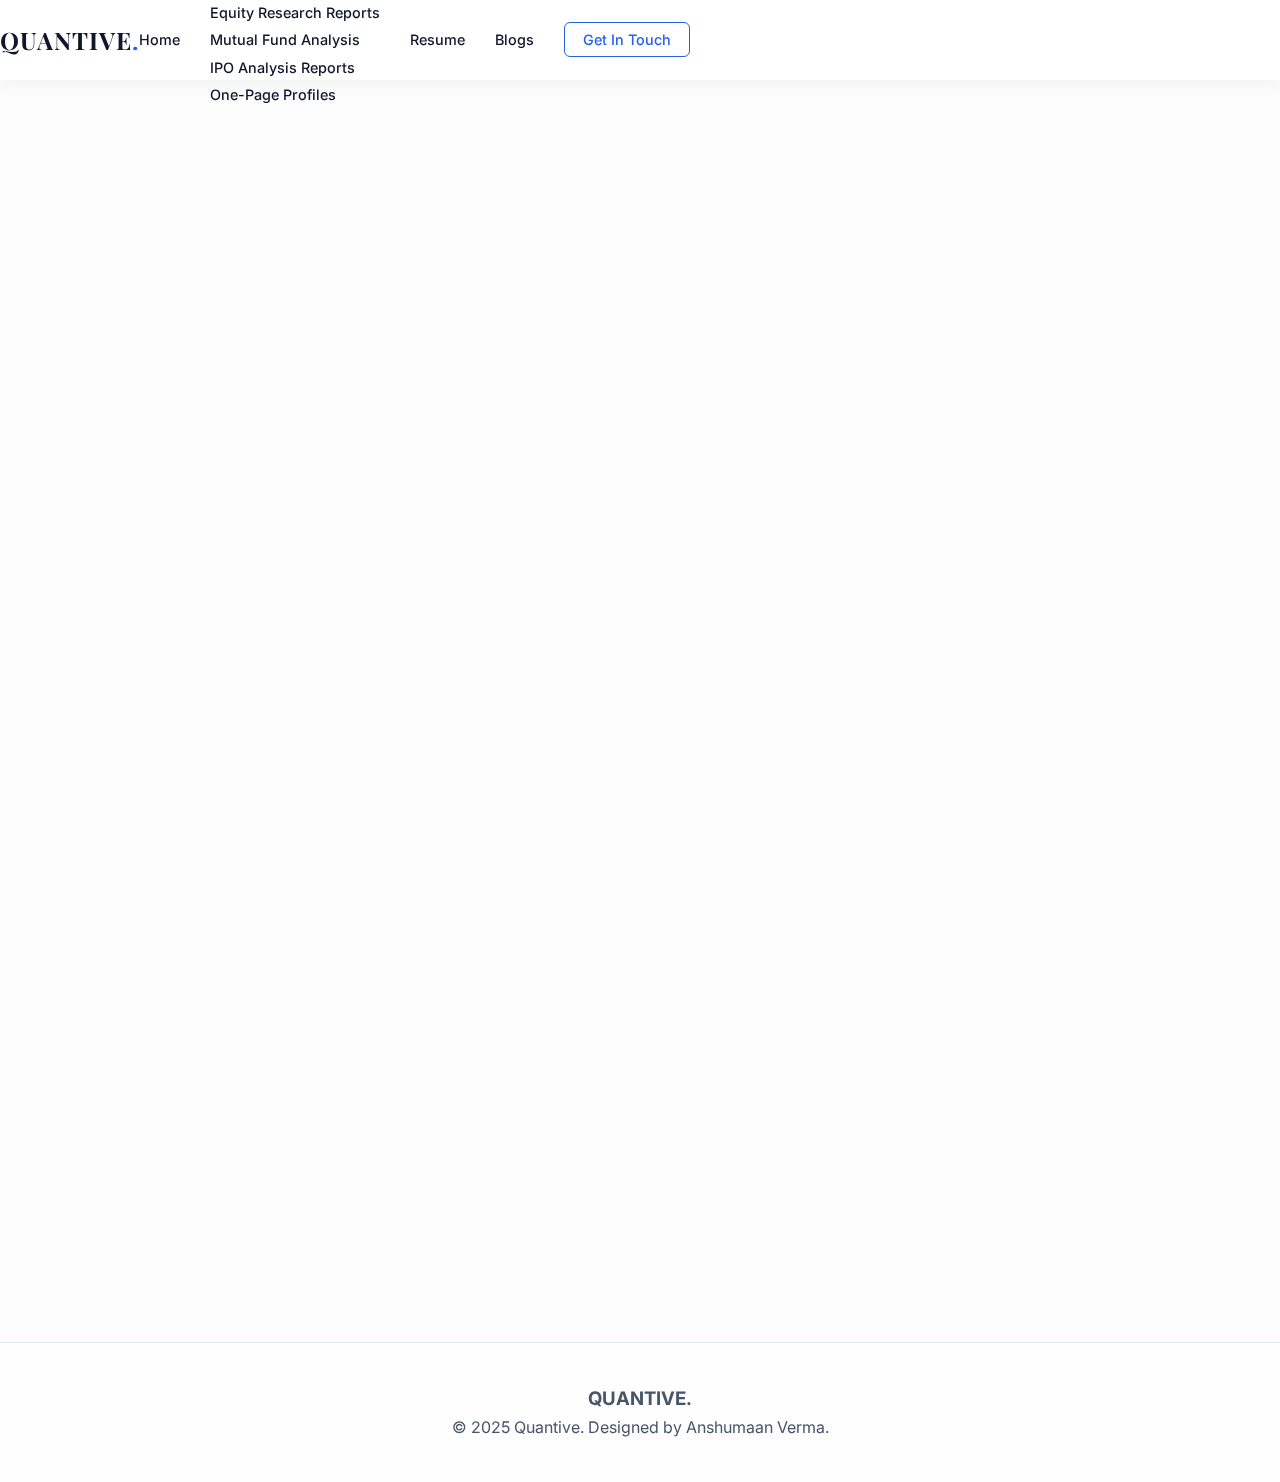
<file: index.html>
<!DOCTYPE html>
<html lang="en">
<head>
    <meta charset="UTF-8">
    <meta name="viewport" content="width=device-width, initial-scale=1.0">
    <title>Quantive | Financial Analysis</title>
    <link rel="stylesheet" href="style.css">
    <link href="https://fonts.googleapis.com/css2?family=Inter:wght@300;400;500;600;700&family=Playfair+Display:wght@700&display=swap" rel="stylesheet">
</head>
<body>

    <header>
        <div class="nav-container">
            <a href="index.html" class="logo">QUANTIVE<span style="color: #2563eb;">.</span></a>
            <div class="hamburger">
                <span class="bar"></span><span class="bar"></span><span class="bar"></span>
            </div>
            <ul class="nav-links">
                <li><a href="index.html">Home</a></li>
                <li class="dropdown">
                    <a href="projects.html" style="cursor: pointer;">Projects ▾</a>
                    <ul class="dropdown-menu">
                        <li><a href="equity-reports.html">Equity Research Reports</a></li>
                        <li><a href="mf-analysis.html">Mutual Fund Analysis</a></li>
                        <li><a href="ipo-analysis.html">IPO Analysis Reports</a></li>
                        <li><a href="one-page-profiles.html">One-Page Profiles</a></li>
                    </ul>
                </li>
                <li><a href="resume.html">Resume</a></li>
                <li><a href="blog.html">Blogs</a></li>
                <li><a href="contact.html" class="btn-nav">Get In Touch</a></li>
            </ul>
        </div>
    </header>

    <section class="section-padding" style="padding-top: 150px; min-height: 90vh; display: flex; align-items: center; position: relative;">
        <div class="container hero-grid">
            
            <div class="hero-text fade-in-up">
                <span style="color: #2563eb; font-weight: 700; letter-spacing: 1px; text-transform: uppercase;">The Financial Analyst</span>
                
                <h1 style="margin: 15px 0; color: #0f172a; line-height: 1.2; font-size: 3.5rem;">
                    Hello, I'm <br>
                    <span style="color: #2563eb;">Anshumaan Verma.</span>
                </h1>

                <div class="intro-box">
                    <p class="problem-statement">
                        <strong>The Problem:</strong> Financial markets are noisy, and complexity often hides the true value of a business.
                    </p>
                    <p class="solution-statement">
                        <strong>My Solution:</strong> I decode this complexity using rigorous Equity Research & DCF Modeling to provide institutional-grade insights for intelligent decision-making.
                    </p>
                </div>
                
                <p style="color: #475569; margin-bottom: 30px;">
                    Specializing in Valuation, IPO Analysis, and Financial Strategy.
                </p>

                <div style="display: flex; gap: 15px; flex-wrap: wrap;">
                    <a href="projects.html" class="btn btn-primary">View My Work</a>
                    <a href="https://www.linkedin.com/in/anshu2710" class="btn btn-secondary">Let's connect</a>
                </div>
            </div>
            
            <div class="hero-image-container fade-in-up" style="animation-delay: 0.2s;">
                <div class="profile-card-container">
                    <img src="profile.jpg" alt="Anshumaan Verma" class="profile-card-img">
                    
                    <div class="float-badge badge-1">
                        <span>📊</span> Equity Research
                    </div>
                    
                    <div class="float-badge badge-2">
                        <span>💰</span> Mutual Fund Analysis
                    </div>
                </div>
            </div>

        </div>
    </section>

    <footer style="text-align: center; padding: 40px 0; border-top: 1px solid #e2e8f0; margin-top: 50px;">
        <div class="container">
            <h3>QUANTIVE.</h3>
            <p>&copy; 2025 Quantive. Designed by Anshumaan Verma.</p>
        </div>
    </footer>

    <script src="script.js"></script>
</body>
</html>
</file>
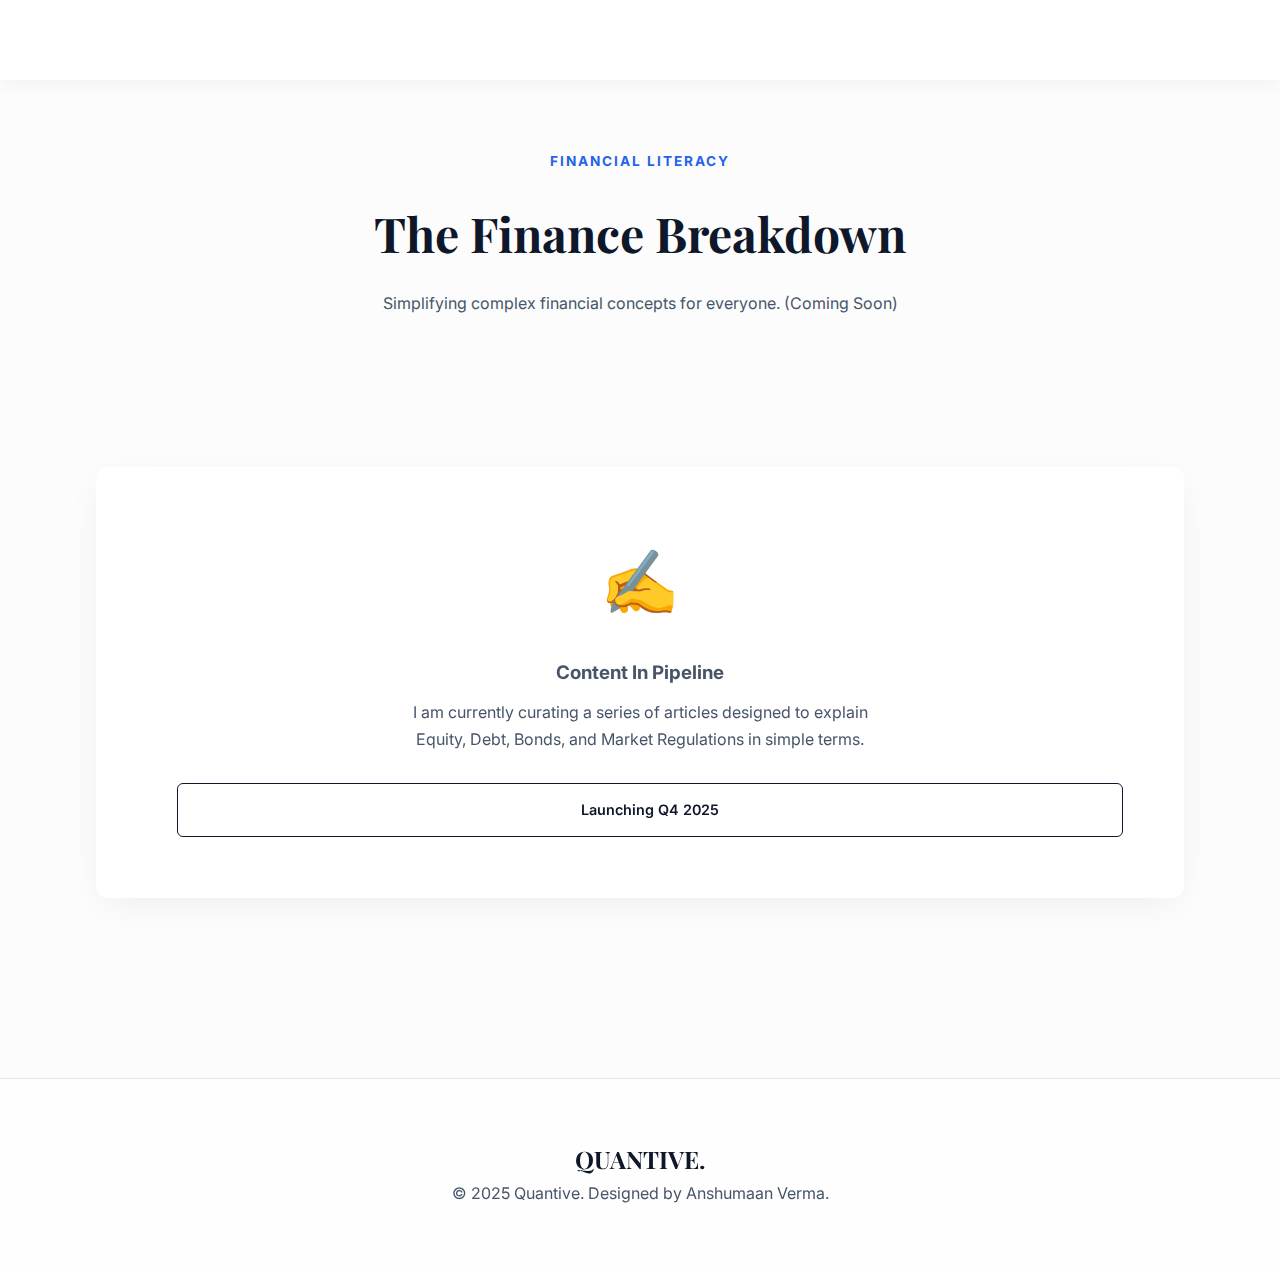
<file: blog.html>
<!DOCTYPE html>
<html lang="en">
<head>
    <meta charset="UTF-8">
    <meta name="viewport" content="width=device-width, initial-scale=1.0">
    <title>Blog | Quantive</title>
    <link rel="stylesheet" href="style.css">
    <link href="https://fonts.googleapis.com/css2?family=Inter:wght@300;400;500;600;700&family=Playfair+Display:wght@700&display=swap" rel="stylesheet">
</head>
<body>

    <header id="navbar">
        <div class="container nav-container">
            <a href="index.html" class="logo fade-in-down" style="text-decoration: none;" id="nav-logo">
                QUANTIVE<span class="dot">.</span>
            </a>
            <nav>
                <ul class="nav-links fade-in-down delay-1">
                    <li><a href="index.html" class="nav-link" id="nav-home">Home</a></li>
                    <li><a href="projects.html" class="nav-link" id="nav-projects">Projects</a></li>
                    <li><a href="resume.html" class="nav-link" id="nav-resume">Resume</a></li>
                    <li><a href="blog.html" class="nav-link" id="nav-blog">Blog</a></li>
                    <li><a href="contact.html" class="btn-nav" id="nav-contact">Contact</a></li>
                </ul>
            </nav>
        </div>
    </header>
    <section class="page-header reveal" style="padding-top: 150px; padding-bottom: 50px;">
        <div class="container">
            <span class="tagline">FINANCIAL LITERACY</span>
            <h1 class="page-title">The Finance Breakdown</h1>
            <p class="page-subtitle">Simplifying complex financial concepts for everyone. (Coming Soon)</p>
        </div>
    </section>

    <section class="section-padding">
        <div class="container">
            <div class="project-card reveal" style="text-align: center; padding: 60px;">
                <div style="font-size: 4rem; margin-bottom: 20px;">✍️</div>
                <h3>Content In Pipeline</h3>
                <p style="max-width: 500px; margin: 10px auto 30px;">
                    I am currently curating a series of articles designed to explain Equity, Debt, Bonds, and Market Regulations in simple terms.
                </p>
                <span class="btn btn-secondary" style="cursor: default;">Launching Q4 2025</span>
            </div>
        </div>
    </section>

    <footer>
        <div class="container footer-content">
            <div class="footer-brand">
                <h2>QUANTIVE.</h2>
            </div>
            <div class="copyright">&copy; 2025 Quantive. Designed by Anshumaan Verma.</div>
        </div>
    </footer>

    <script>
        document.addEventListener('DOMContentLoaded', function() {
            const path = window.location.pathname;
            const fileName = path.substring(path.lastIndexOf('/') + 1);

            // Deactivate all links first
            document.querySelectorAll('.nav-link, .btn-nav').forEach(link => {
                link.classList.remove('active');
            });

            // Determine which page is active and apply 'active' class for highlighting
            if (fileName === 'index.html' || fileName === '') {
                document.getElementById('nav-home').classList.add('active');
            } else if (fileName === 'projects.html' || fileName === 'equity-reports.html' || fileName === 'mf-analysis.html' || fileName === 'ipo-analysis.html') {
                document.getElementById('nav-projects').classList.add('active');
            } else if (fileName === 'resume.html') {
                document.getElementById('nav-resume').classList.add('active');
            } else if (fileName === 'blog.html') {
                document.getElementById('nav-blog').classList.add('active');
            } else if (fileName === 'contact.html') {
                document.getElementById('nav-contact').classList.add('active');
            }
        });

        // Add the scroll reveal logic to the same script block
        window.addEventListener('load', () => { reveal(); });
        window.addEventListener('scroll', reveal);

        function reveal() {
            var reveals = document.querySelectorAll('.reveal');
            for (var i = 0; i < reveals.length; i++) {
                var windowHeight = window.innerHeight;
                var elementTop = reveals[i].getBoundingClientRect().top;
                var elementVisible = 100;

                if (elementTop < windowHeight - elementVisible) {
                    reveals[i].classList.add('active');
                }
            }
        }
    </script>
</body>
</html>
</file>
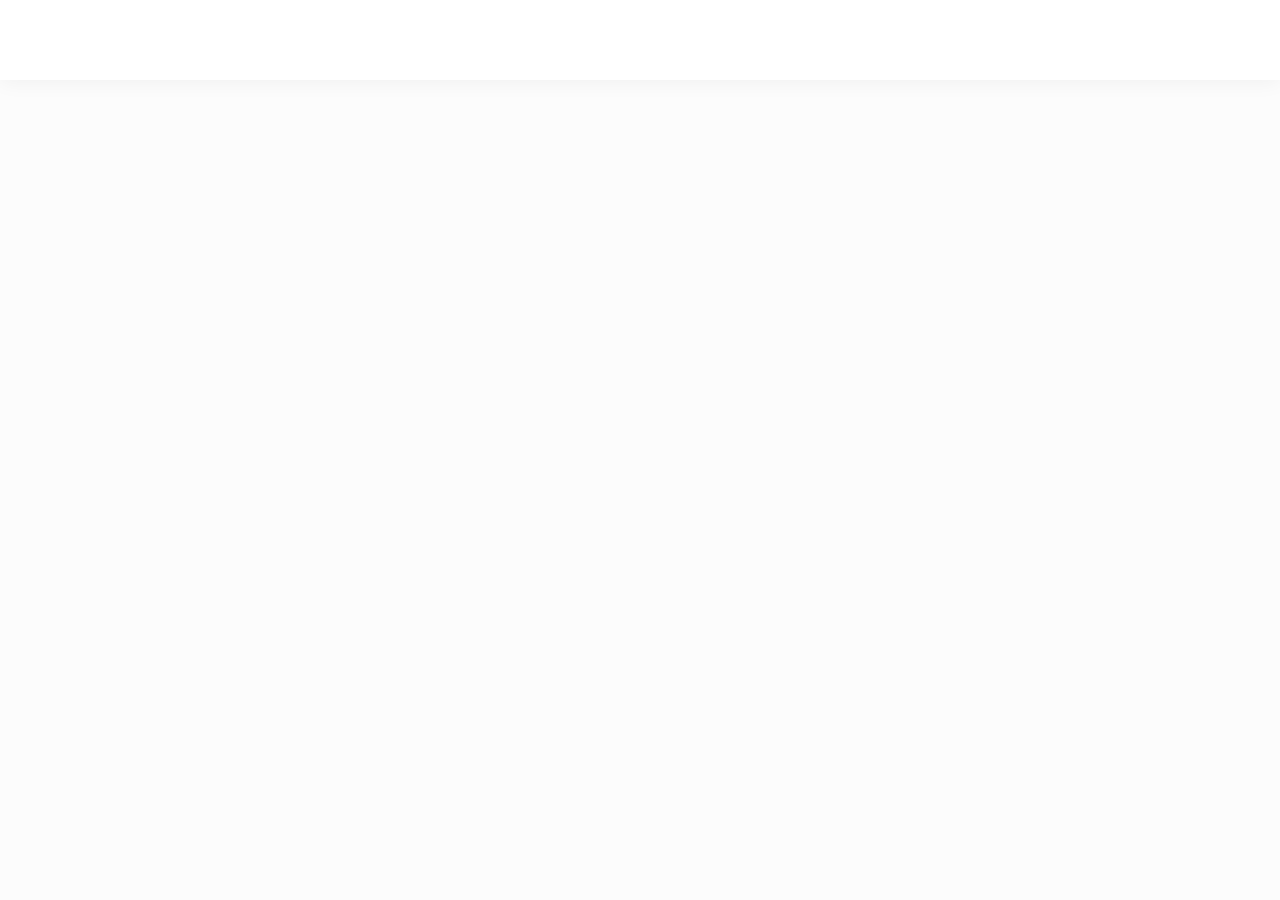
<file: contact.html>
<!DOCTYPE html>
<html lang="en">
<head>
    <meta charset="UTF-8">
    <meta name="viewport" content="width=device-width, initial-scale=1.0">
    <title>Contact | Quantive</title>
    <link rel="stylesheet" href="style.css">
    <link href="https://fonts.googleapis.com/css2?family=Inter:wght@300;400;500;600;700&family=Playfair+Display:wght@700&display=swap" rel="stylesheet">
</head>
<body>

    <header id="navbar">
        <div class="container nav-container">
            <a href="index.html" class="logo fade-in-down" style="text-decoration: none;" id="nav-logo">
                QUANTIVE<span class="dot">.</span>
            </a>
            <nav>
                <ul class="nav-links fade-in-down delay-1">
                    <li><a href="index.html" class="nav-link" id="nav-home">Home</a></li>
                    <li><a href="projects.html" class="nav-link" id="nav-projects">Projects</a></li>
                    <li><a href="resume.html" class="nav-link" id="nav-resume">Resume</a></li>
                    <li><a href="blog.html" class="nav-link" id="nav-blog">Blog</a></li>
                    <li><a href="contact.html" class="btn-nav" id="nav-contact">Contact</a></li>
                </ul>
            </nav>
        </div>
    </header>

    <section class="hero" style="min-height: 80vh;">
        <div class="container" style="text-align: center; max-width: 800px;">
            <span class="tagline fade-in-up">GET IN TOUCH</span>
            <h1 class="fade-in-up delay-1" style="color: var(--navy); font-size: 3.5rem; font-family: 'Playfair Display', serif;">Let's Discuss Value.</h1>
            <p class="subtitle fade-in-up delay-2" style="margin-top: 20px;">
                Open for recruitment opportunities in Equity Research, IPO Analysis, and Financial Modeling.
            </p>

            <div class="about-grid fade-in-up delay-3" style="margin-top: 50px; grid-template-columns: repeat(3, 1fr); gap: 20px;">
                
                <a href="https://www.linkedin.com/in/anshu2710" target="_blank" class="project-card" style="text-decoration: none; text-align: center; padding: 30px;">
                    <h3 style="font-size: 1.2rem; margin-bottom: 10px;">LinkedIn</h3>
                    <p style="font-size: 0.9rem;">Connect professionally</p>
                </a>

                <a href="mailto:anshumaanverma77@gmail.com" class="project-card" style="text-decoration: none; text-align: center; padding: 30px;">
                    <h3 style="font-size: 1.2rem; margin-bottom: 10px;">Email</h3>
                    <p style="font-size: 0.9rem;">Send me an email</p>
                </a>

                <a href="https://wa.me/7004253853?text=Hello" target="_blank" class="project-card" style="text-decoration: none; text-align: center; padding: 30px;">
                    <h3 style="font-size: 1.2rem; margin-bottom: 10px;">WhatsApp</h3>
                    <p style="font-size: 0.9rem;">+91 7004253853</p>
                </a>

            </div>
        </div>
    </section>

    <script src="script.js"></script>
</body>
</html>
</file>
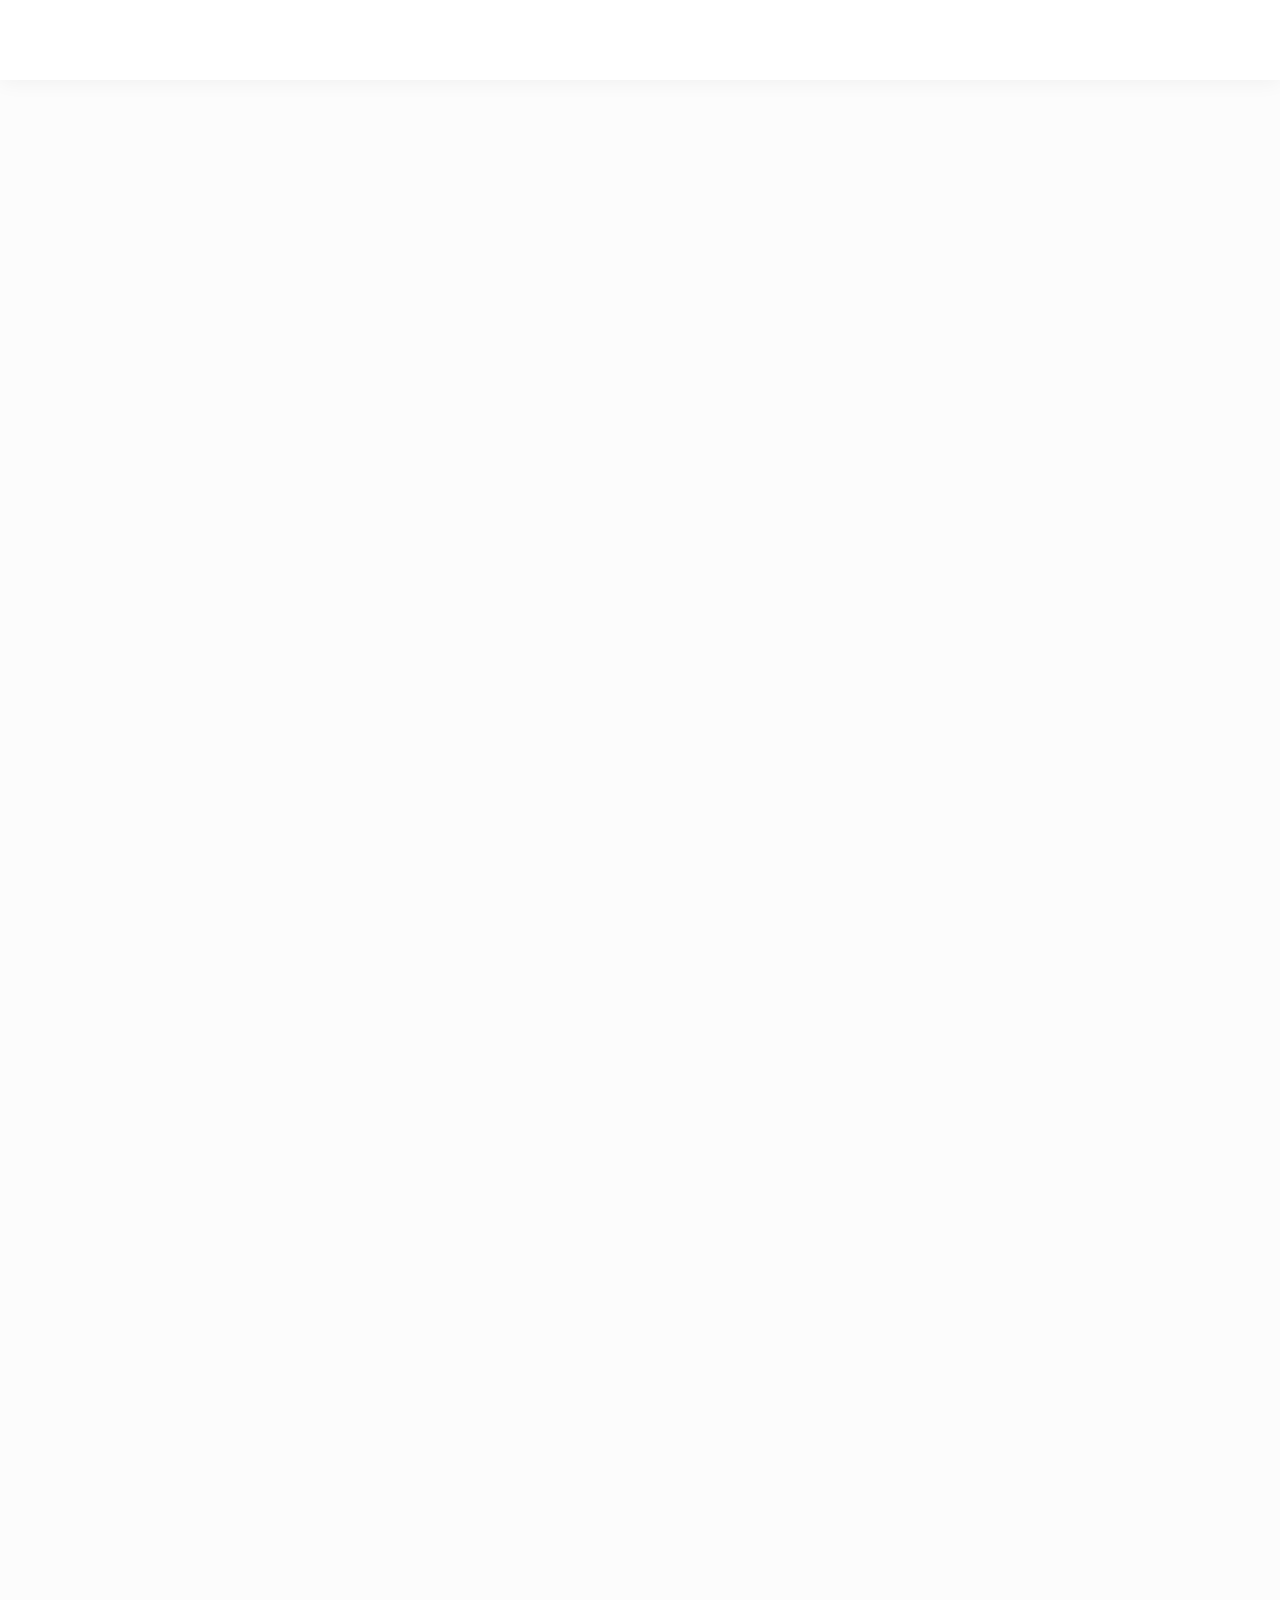
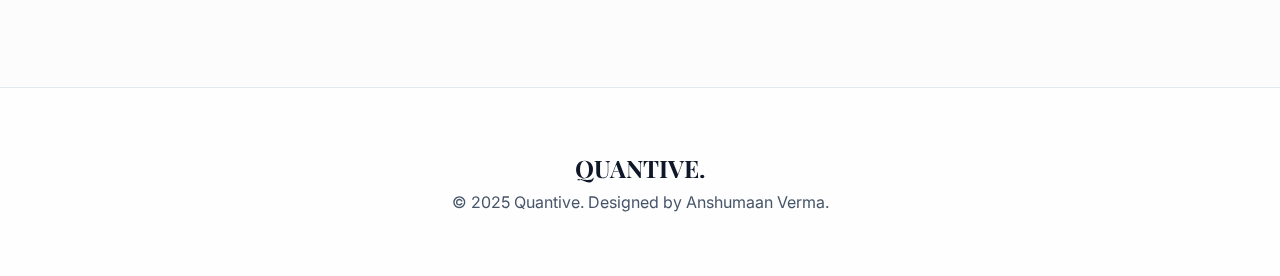
<file: equity-reports.html>
<!DOCTYPE html>
<html lang="en">
<head>
    <meta charset="UTF-8">
    <meta name="viewport" content="width=device-width, initial-scale=1.0">
    <title>Equity Research | Quantive</title>
    <link rel="stylesheet" href="style.css">
    <link href="https://fonts.googleapis.com/css2?family=Inter:wght@300;400;500;600;700&family=Playfair+Display:wght@700&display=swap" rel="stylesheet">
</head>
<body>
    <header id="navbar">
        <div class="container nav-container">
            <a href="index.html" class="logo fade-in-down" style="text-decoration: none;" id="nav-logo">QUANTIVE<span class="dot">.</span></a>
            <nav>
                <ul class="nav-links fade-in-down delay-1">
                    <li><a href="index.html" class="nav-link" id="nav-home">Home</a></li>
                    <li><a href="projects.html" class="nav-link" id="nav-projects">Projects</a></li>
                    <li><a href="resume.html" class="nav-link" id="nav-resume">Resume</a></li>
                    <li><a href="blog.html" class="nav-link" id="nav-blog">Blog</a></li>
                    <li><a href="contact.html" class="btn-nav" id="nav-contact">Contact</a></li>
                </ul>
            </nav>
        </div>
    </header>
    <section class="page-header reveal" style="padding-top: 150px; padding-bottom: 30px;">
        <div class="container">
            <span class="tagline">EQUITY & VALUATION</span>
            <h1 class="page-title">Deep-Dive Equity Reports</h1>
            <p class="subtitle">Intrinsic value analysis using DCF modeling.</p>
        </div>
    </section>
    <section class="project-list section-padding">
        <div class="container project-grid" id="equity-container"></div>
    </section>
    <footer>
        <div class="container footer-content">
            <div class="footer-brand"><h2>QUANTIVE.</h2></div>
            <div class="copyright">&copy; 2025 Quantive. Designed by Anshumaan Verma.</div>
        </div>
    </footer>
    <script src="database.js"></script>
    <script src="script.js"></script>
    <script>
        document.addEventListener('DOMContentLoaded', () => {
            const container = document.getElementById('equity-container');
            const projects = projectData.filter(p => p.category === 'equity');
            projects.forEach(project => {
                const card = document.createElement('div');
                card.className = 'project-card reveal';
                let metricsHTML = '';
                project.metrics.forEach(m => {
                    const highlightClass = m.highlight ? 'highlight-red' : '';
                    metricsHTML += `<div class="metric"><span class="label">${m.label}</span><span class="value ${highlightClass}">${m.value}</span></div>`;
                });
                // UPDATED BUTTON TEXT BELOW:
                card.innerHTML = `<div class="card-status">${project.status}</div><div class="card-content"><h3>${project.title}</h3><p class="project-desc">${project.desc}</p><div class="metrics-grid">${metricsHTML}</div></div><div class="card-action"><a href="${project.pdf}" target="_blank" class="btn btn-outline">View Report &rarr;</a></div>`;
                container.appendChild(card);
            });
            if(typeof reveal === "function") reveal();
        });
    </script>
</body>
</html>
</file>
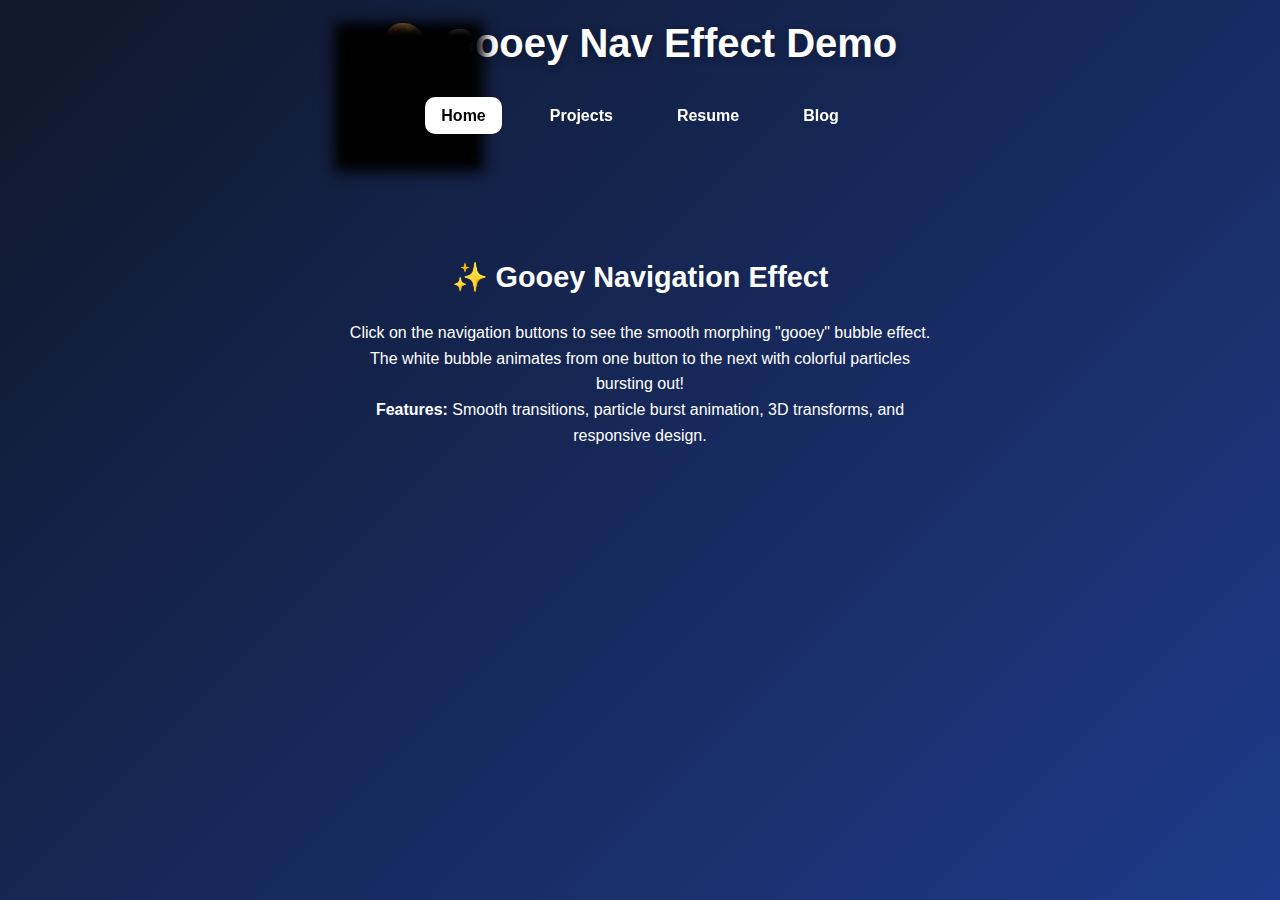
<file: GOOEY_NAV_IMPLEMENTATION.html>
<!DOCTYPE html>
<html lang="en">
<head>
    <meta charset="UTF-8">
    <meta name="viewport" content="width=device-width, initial-scale=1.0">
    <title>Gooey Nav Implementation - Test</title>
    <style>
        * {
            margin: 0;
            padding: 0;
            box-sizing: border-box;
        }

        body {
            font-family: 'Segoe UI', Tahoma, Geneva, Verdana, sans-serif;
            background: linear-gradient(135deg, #0f172a 0%, #1e3a8a 100%);
            min-height: 100vh;
            display: flex;
            flex-direction: column;
            align-items: center;
            padding: 20px;
        }

        h1 {
            color: white;
            margin-bottom: 30px;
            text-align: center;
            font-size: 2.5rem;
            text-shadow: 0 2px 10px rgba(0, 0, 0, 0.3);
        }

        :root {
            --linear-ease: linear(
                0, 0.068, 0.19 2.7%, 0.804 8.1%, 1.037, 1.199 13.2%,
                1.245, 1.27 15.8%, 1.274, 1.272 17.4%, 1.249 19.1%,
                0.996 28%, 0.949, 0.928 33.3%, 0.926, 0.933 36.8%,
                1.001 45.6%, 1.018, 1.019 50.8%, 1.013, 1 63.1%,
                0.995 68%, 1.001 85%, 1
            );
        }

        .nav-container {
            position: relative;
            margin-bottom: 60px;
        }

        nav {
            display: flex;
            position: relative;
            transform: translate3d(0, 0, 0.01px);
        }

        nav ul {
            display: flex;
            gap: 2em;
            list-style: none;
            padding: 0 1em;
            margin: 0;
            position: relative;
            z-index: 3;
        }

        nav ul li {
            border-radius: 100vw;
            position: relative;
            cursor: pointer;
            transition: all 0.3s ease;
            color: white;
        }

        nav ul li a {
            display: inline-block;
            padding: 0.6em 1em;
            text-decoration: none;
            color: inherit;
            font-weight: 600;
        }

        nav ul li::after {
            content: '';
            position: absolute;
            inset: 0;
            border-radius: 10px;
            background: white;
            opacity: 0;
            transform: scale(0);
            transition: all 0.3s ease;
            z-index: -1;
        }

        nav ul li.active::after {
            opacity: 1;
            transform: scale(1);
        }

        nav ul li.active {
            color: black;
        }

        .effect {
            position: absolute;
            left: 0;
            top: 0;
            width: 0;
            height: 0;
            opacity: 1;
            pointer-events: none;
            display: grid;
            place-items: center;
            z-index: 1;
        }

        .effect.text {
            color: white;
            transition: color 0.3s ease;
            font-weight: 600;
        }

        .effect.text.active {
            color: black;
        }

        .effect.filter {
            filter: blur(7px) contrast(100) blur(0);
            mix-blend-mode: lighten;
        }

        .effect.filter::before {
            content: '';
            position: absolute;
            inset: -75px;
            z-index: -2;
            background: black;
        }

        .effect.filter::after {
            content: '';
            position: absolute;
            inset: 0;
            background: white;
            transform: scale(0);
            opacity: 0;
            z-index: -1;
            border-radius: 100vw;
        }

        .effect.active::after {
            animation: pill 0.3s ease both;
        }

        @keyframes pill {
            to {
                transform: scale(1);
                opacity: 1;
            }
        }

        .particle,
        .point {
            display: block;
            opacity: 0;
            width: 20px;
            height: 20px;
            border-radius: 100%;
            transform-origin: center;
        }

        .particle {
            --time: 5s;
            position: absolute;
            top: calc(50% - 8px);
            left: calc(50% - 8px);
            animation: particle calc(var(--time)) ease 1 -350ms;
        }

        .point {
            background: var(--color);
            opacity: 1;
            animation: point calc(var(--time)) ease 1 -350ms;
        }

        @keyframes particle {
            0% {
                transform: rotate(0deg) translate(calc(var(--start-x)), calc(var(--start-y)));
                opacity: 1;
            }
            70% {
                opacity: 1;
            }
            100% {
                opacity: 0;
            }
        }

        @keyframes point {
            0% {
                transform: scale(0);
                opacity: 0;
            }
            25% {
                transform: scale(calc(var(--scale) * 0.25));
            }
            38% {
                opacity: 1;
            }
            65% {
                opacity: 1;
            }
            100% {
                transform: scale(0);
                opacity: 0;
            }
        }

        .info {
            color: white;
            text-align: center;
            margin-top: 60px;
            max-width: 600px;
            line-height: 1.6;
        }

        .info h2 {
            font-size: 1.8rem;
            margin-bottom: 20px;
        }
    </style>
</head>
<body>
    <h1>🎨 Gooey Nav Effect Demo</h1>
    
    <div class="nav-container">
        <nav>
            <ul>
                <li class="active"><a href="#home">Home</a></li>
                <li><a href="#projects">Projects</a></li>
                <li><a href="#resume">Resume</a></li>
                <li><a href="#blog">Blog</a></li>
            </ul>
            <div class="effect filter"></div>
            <div class="effect text active"></div>
        </nav>
    </div>

    <div class="info">
        <h2>✨ Gooey Navigation Effect</h2>
        <p>Click on the navigation buttons to see the smooth morphing "gooey" bubble effect. The white bubble animates from one button to the next with colorful particles bursting out!</p>
        <p><strong>Features:</strong> Smooth transitions, particle burst animation, 3D transforms, and responsive design.</p>
    </div>

    <script>
        const items = [
            { label: 'Home', href: '#home' },
            { label: 'Projects', href: '#projects' },
            { label: 'Resume', href: '#resume' },
            { label: 'Blog', href: '#blog' }
        ];

        const colors = ['#FF6B6B', '#4ECDC4', '#45B7D1', '#FFA07A'];
        const navLinks = document.querySelectorAll('nav ul li');
        const filterEffect = document.querySelector('.effect.filter');
        const textEffect = document.querySelector('.effect.text');

        function generateParticles(x, y, index) {
            const particleCount = 15;
            for (let i = 0; i < particleCount; i++) {
                const angle = (i / particleCount) * Math.PI * 2;
                const distance = 80 + Math.random() * 20;
                const startX = Math.cos(angle) * distance;
                const startY = Math.sin(angle) * distance;
                
                const particle = document.createElement('div');
                particle.className = 'particle';
                particle.style.setProperty('--start-x', `${startX}px`);
                particle.style.setProperty('--start-y', `${startY}px`);
                particle.style.left = x + 'px';
                particle.style.top = y + 'px';
                
                const point = document.createElement('div');
                point.className = 'point';
                point.style.setProperty('--color', colors[i % colors.length]);
                point.style.setProperty('--scale', '1');
                particle.appendChild(point);
                
                filterEffect.appendChild(particle);
                
                setTimeout(() => particle.remove(), 5000);
            }
        }

        function handleNavClick(e, index) {
            const rect = navLinks[index].getBoundingClientRect();
            const containerRect = document.querySelector('.nav-container').getBoundingClientRect();
            const x = rect.left - containerRect.left + rect.width / 2;
            const y = rect.top - containerRect.top + rect.height / 2;

            // Update active state
            navLinks.forEach(link => link.classList.remove('active'));
            navLinks[index].classList.add('active');
            textEffect.classList.remove('active');
            
            // Generate particles
            generateParticles(x, y, index);
            
            // Trigger animation
            setTimeout(() => {
                textEffect.classList.add('active');
            }, 50);
        }

        navLinks.forEach((link, index) => {
            link.addEventListener('click', (e) => {
                e.preventDefault();
                handleNavClick(e, index);
            });
        });
    </script>
</body>
</html>
</file>
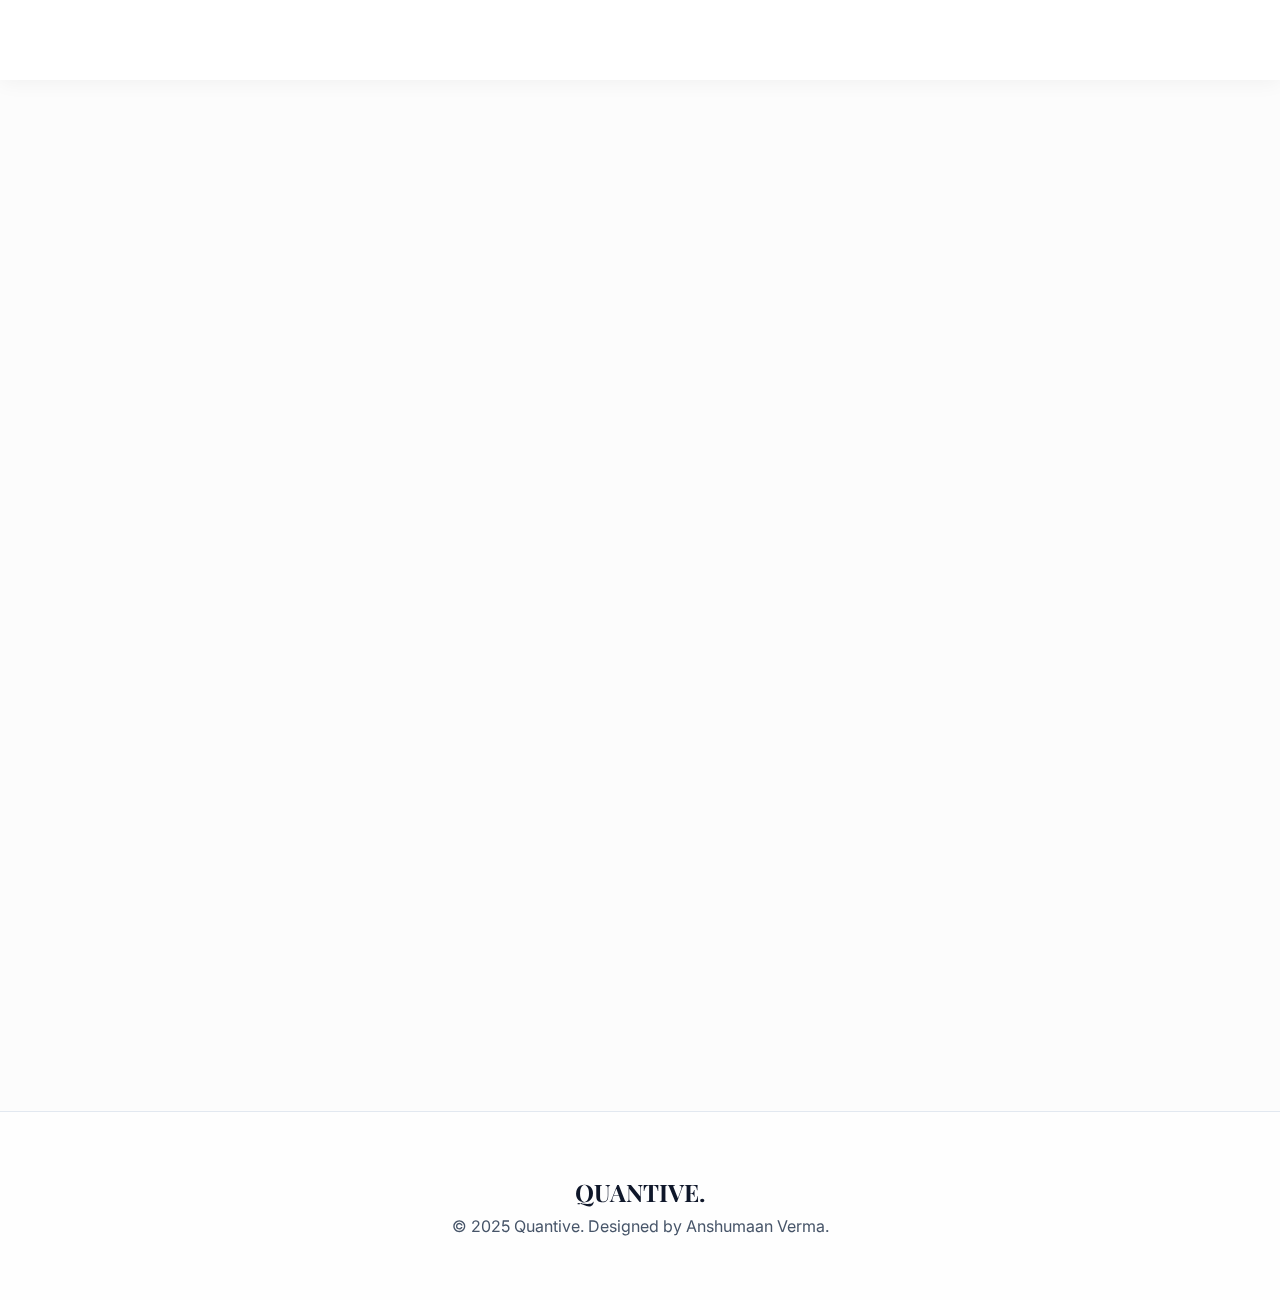
<file: ipo-analysis.html>
<!DOCTYPE html>
<html lang="en">
<head>
    <meta charset="UTF-8">
    <meta name="viewport" content="width=device-width, initial-scale=1.0">
    <title>IPO Analysis | Quantive</title>
    <link rel="stylesheet" href="style.css">
    <link href="https://fonts.googleapis.com/css2?family=Inter:wght@300;400;500;600;700&family=Playfair+Display:wght@700&display=swap" rel="stylesheet">
</head>
<body>
    <header id="navbar">
        <div class="container nav-container">
            <a href="index.html" class="logo fade-in-down" style="text-decoration: none;" id="nav-logo">QUANTIVE<span class="dot">.</span></a>
            <nav>
                <ul class="nav-links fade-in-down delay-1">
                    <li><a href="index.html" class="nav-link" id="nav-home">Home</a></li>
                    <li><a href="projects.html" class="nav-link" id="nav-projects">Projects</a></li>
                    <li><a href="resume.html" class="nav-link" id="nav-resume">Resume</a></li>
                    <li><a href="blog.html" class="nav-link" id="nav-blog">Blog</a></li>
                    <li><a href="contact.html" class="btn-nav" id="nav-contact">Contact</a></li>
                </ul>
            </nav>
        </div>
    </header>
    <section class="page-header reveal" style="padding-top: 150px; padding-bottom: 50px;">
        <div class="container">
            <span class="tagline">PRIMARY MARKET RESEARCH</span>
            <h1 class="page-title">IPO Analysis & DRHP Review</h1>
        </div>
    </section>
    <section class="section-padding" style="padding-bottom: 0;">
        <div class="container">
            <div class="about-card highlight-card reveal" style="border-left: 4px solid var(--navy);">
                <h4>🔒 Confidentiality Notice</h4>
                <p style="margin-bottom: 0; font-size: 0.95rem;">Specific research reports and financial models prepared for InsightsKnox are proprietary. The frameworks below demonstrate methodology.</p>
            </div>
        </div>
    </section>
    <section class="project-list section-padding">
        <div class="container project-grid" id="ipo-container"></div>
    </section>
    <footer>
        <div class="container footer-content">
            <div class="footer-brand"><h2>QUANTIVE.</h2></div>
            <div class="copyright">&copy; 2025 Quantive. Designed by Anshumaan Verma.</div>
        </div>
    </footer>
    <script src="database.js"></script>
    <script src="script.js"></script>
    <script>
        document.addEventListener('DOMContentLoaded', () => {
            const container = document.getElementById('ipo-container');
            const projects = projectData.filter(p => p.category === 'ipo');
            projects.forEach(project => {
                const card = document.createElement('div');
                card.className = 'project-card reveal';
                let metricsHTML = '';
                if(project.metrics) {
                    project.metrics.forEach(m => {
                        const highlightClass = m.highlight ? 'highlight-red' : '';
                        metricsHTML += `<div class="metric"><span class="label">${m.label}</span><span class="value ${highlightClass}">${m.value}</span></div>`;
                    });
                }
                const btnDisplay = (project.pdf === '#' || project.pdf === '') ? 'style="display:none"' : '';
                // UPDATED BUTTON TEXT BELOW:
                card.innerHTML = `<div class="card-status">${project.status}</div><div class="card-content"><h3>${project.title}</h3><p class="project-desc">${project.desc}</p><div class="metrics-grid">${metricsHTML}</div></div><div class="card-action" ${btnDisplay}><a href="${project.pdf}" target="_blank" class="btn btn-outline">View Report &rarr;</a></div>`;
                container.appendChild(card);
            });
            if(typeof reveal === "function") reveal();
        });
    </script>
</body>
</html>
</file>
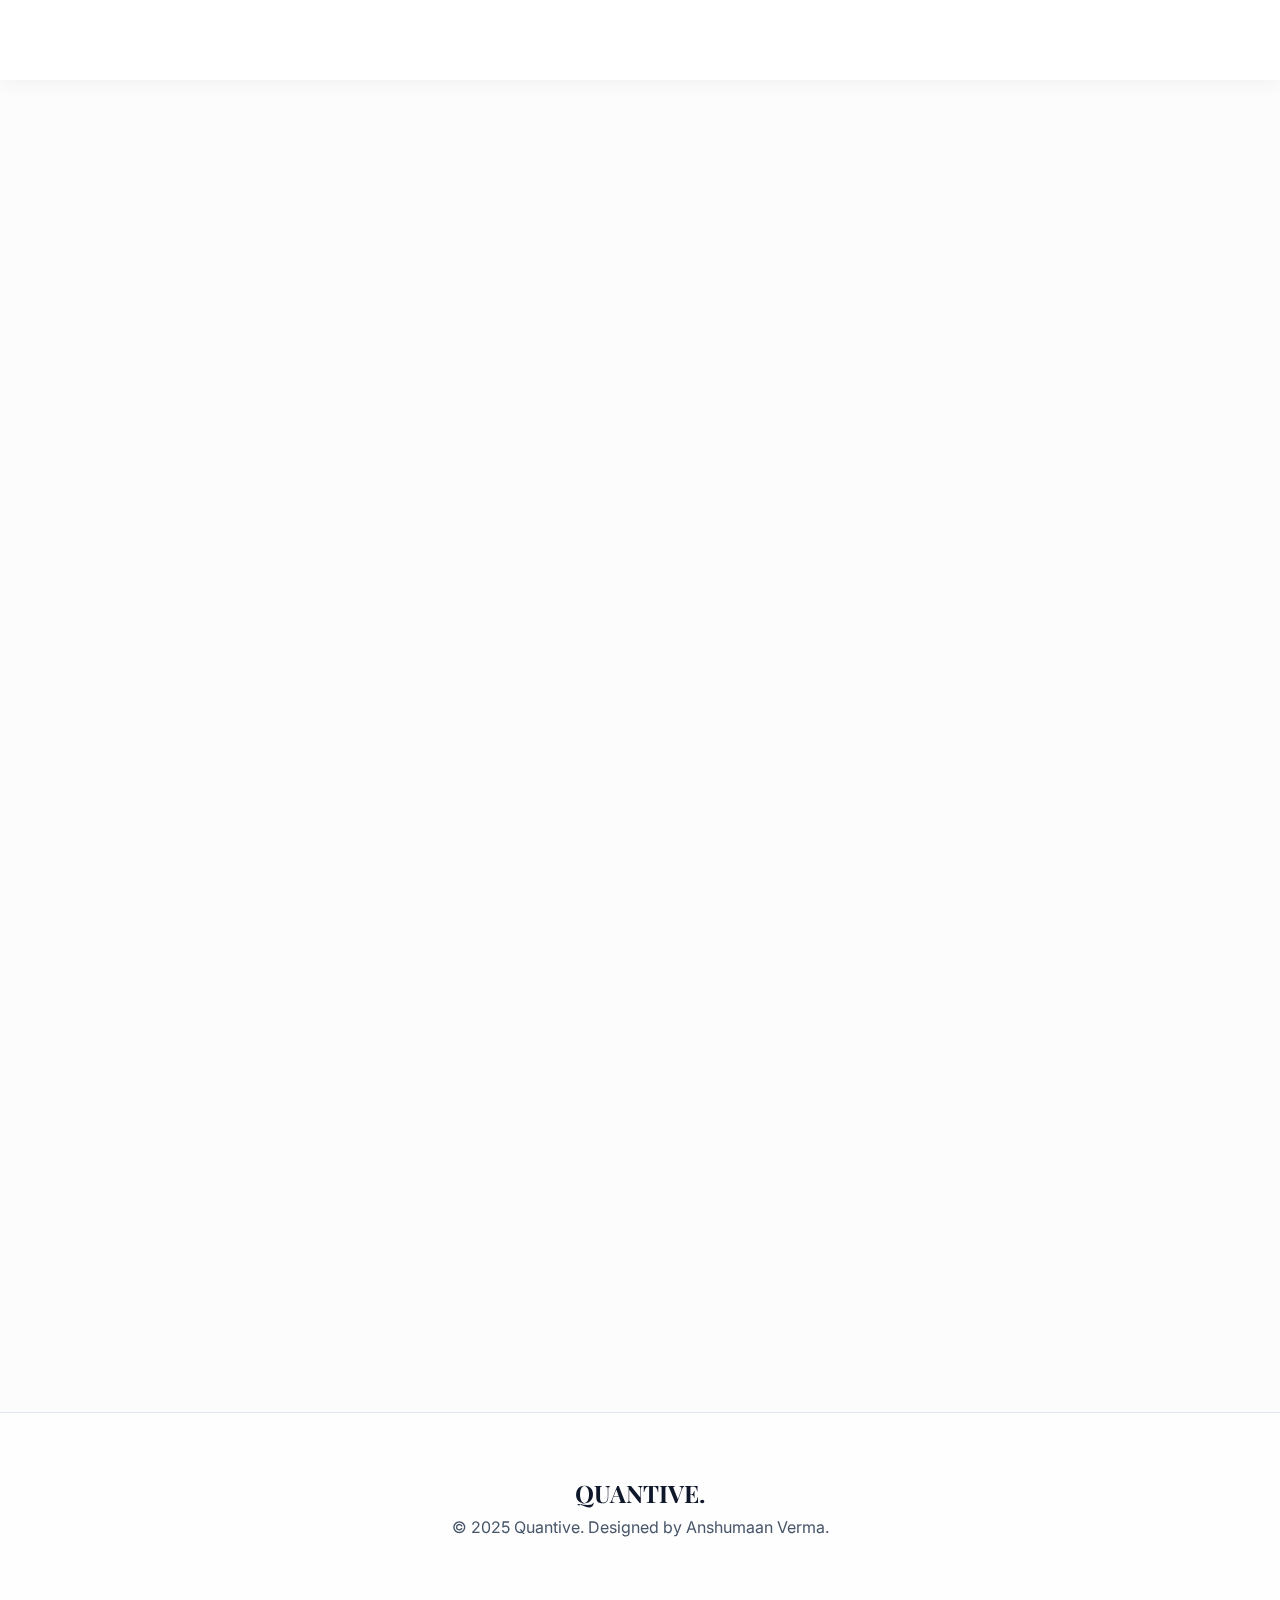
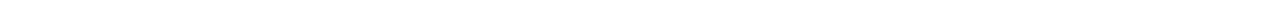
<file: mf-analysis.html>
<!DOCTYPE html>
<html lang="en">
<head>
    <meta charset="UTF-8">
    <meta name="viewport" content="width=device-width, initial-scale=1.0">
    <title>Mutual Funds | Quantive</title>
    <link rel="stylesheet" href="style.css">
    <link href="https://fonts.googleapis.com/css2?family=Inter:wght@300;400;500;600;700&family=Playfair+Display:wght@700&display=swap" rel="stylesheet">
</head>
<body>

    <header id="navbar">
        <!-- Inside equity-reports.html -->
<section class="project-list section-padding">
    <div class="container project-grid" id="equity-container">
        <!-- Javascript will inject cards here automatically -->
    </div>
</section>

<!-- Add this at the bottom, BEFORE script.js -->
<script src="database.js"></script> 
<script>
    document.addEventListener('DOMContentLoaded', () => {
        const container = document.getElementById('equity-container');
        // Filter only 'equity' category from database
        const equityProjects = projectData.filter(p => p.category === 'equity');
        
        equityProjects.forEach(project => {
            // Generate HTML for each project
            const card = document.createElement('div');
            card.className = 'project-card reveal';
            
            // Generate Metrics HTML
            let metricsHTML = '';
            project.metrics.forEach(m => {
                const highlightClass = m.highlight ? 'highlight-red' : '';
                metricsHTML += `
                    <div class="metric">
                        <span class="label">${m.label}</span>
                        <span class="value ${highlightClass}">${m.value}</span>
                    </div>
                `;
            });

            card.innerHTML = `
                <div class="card-status">${project.status}</div>
                <div class="card-content">
                    <h3>${project.title}</h3>
                    <p class="project-desc">${project.desc}</p>
                    <div class="metrics-grid">
                        ${metricsHTML}
                    </div>
                </div>
                <div class="card-action">
                    <a href="${project.pdf}" target="_blank" class="btn btn-outline">Download Report &rarr;</a>
                </div>
            `;
            container.appendChild(card);
        });
        
        // Re-trigger animations
        if(typeof reveal === "function") reveal();
    });
</script>
    </header>

    <section class="page-header reveal" style="padding-top: 150px; padding-bottom: 50px;">
        <div class="container">
            <span class="tagline">PORTFOLIO & RISK ASSESSMENT</span>
            <h1 class="page-title">Mutual Fund Analysis Reports</h1>
            <p class="subtitle">Comparative analysis of concentrated funds focusing on Alpha, Beta, and Sharpe ratios.</p>
        </div>
    </section>

    <section class="project-list section-padding">
        <div class="container project-grid">

            <div class="project-card reveal">
                <div class="card-status">Multi-Cap / High Risk</div>
                <div class="card-content">
                    <h3 id="sbi-focused">SBI Focused Equity Fund</h3>
                    <p class="project-desc">Assessment of a multi-cap, high-conviction fund strategy. Analysis confirms a high P/E ratio, concentration risk (Financial Services: 33.90%), and mixed performance against BSE 500 TRI.</p>
                    
                    <div class="metrics-grid">
                        <div class="metric"><span class="label">10Y CAGR</span><span class="value">12.81%</span></div>
                        <div class="metric"><span class="label">P/E Ratio</span><span class="value">20.7x</span></div>
                        <div class="metric"><span class="label">Beta</span><span class="value">0.72%</span></div>
                        <div class="metric"><span class="label">Top Sector</span><span class="value highlight-red">33.90%</span></div>
                    </div>
                </div>
                <div class="card-action">
                    <a href="SBI Focused Equity Fund_ Performance & Analysis Report.pdf" target="_blank" class="btn btn-outline">Download Report &rarr;</a>
                </div>
            </div>

            <div class="project-card reveal">
                <div class="card-status">Mid-Cap / Moderately High Risk</div>
                <div class="card-content">
                    <h3 id="nippon-growth">Nippon India Growth Fund</h3>
                    <p class="project-desc">Review of a mid-cap focused fund. Analysis compares its volatility and return against Nifty Midcap 150 - TRI, noting its premium valuation (P/E 24.3x).</p>
                    
                    <div class="metrics-grid">
                        <div class="metric"><span class="label">5Y CAGR</span><span class="value">24.07%</span></div>
                        <div class="metric"><span class="label">P/E Ratio</span><span class="value">24.3x</span></div>
                        <div class="metric"><span class="label">Beta</span><span class="value">0.93%</span></div>
                        <div class="metric"><span class="label">Top Sector</span><span class="value">21.77%</span></div>
                    </div>
                </div>
                <div class="card-action">
                    <a href="Nippon India Growth Fund Analysis & Performance Review.pdf" target="_blank" class="btn btn-outline">Download Report &rarr;</a>
                </div>
            </div>

        </div>
    </section>

    <footer>
        <div class="container footer-content">
            <div class="footer-brand"><h2>QUANTIVE.</h2></div>
            <div class="copyright">&copy; 2025 Quantive. Designed by Anshumaan Verma.</div>
        </div>
    </footer>

    <script src="script.js"></script>
</body>
</html>
</file>
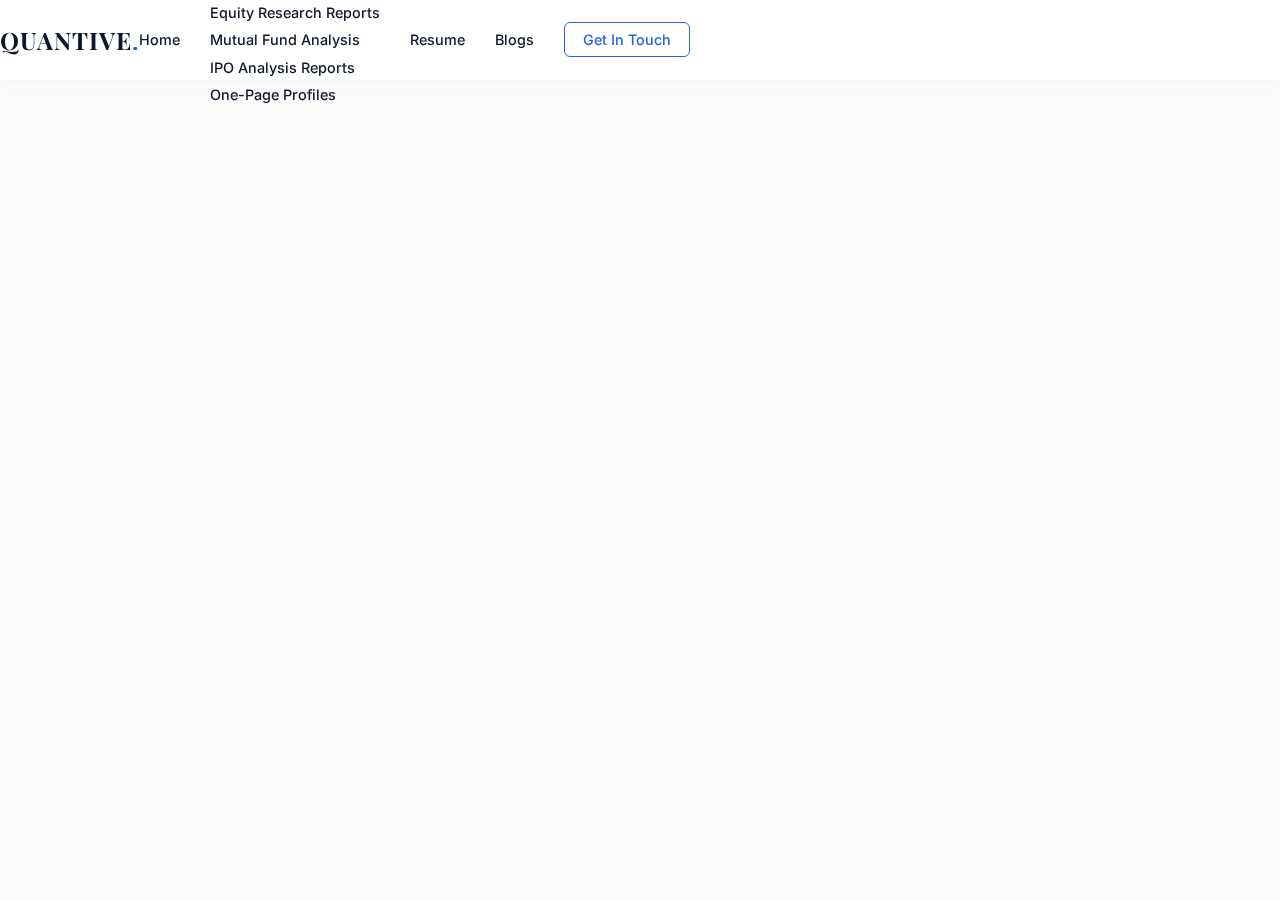
<file: one-page-profiles.html>
<!DOCTYPE html>
<html lang="en">
<head>
    <meta charset="UTF-8">
    <meta name="viewport" content="width=device-width, initial-scale=1.0">
    <title>One-Page Profiles | Quantive</title>
    <link rel="stylesheet" href="style.css">
    <link href="https://fonts.googleapis.com/css2?family=Inter:wght@300;400;500;600;700&family=Playfair+Display:wght@700&display=swap" rel="stylesheet">
</head>
<body>

    <header>
        <div class="nav-container">
            <a href="index.html" class="logo">QUANTIVE<span style="color: #2563eb;">.</span></a>
            <div class="hamburger">
                <span class="bar"></span><span class="bar"></span><span class="bar"></span>
            </div>
            <ul class="nav-links">
                <li><a href="index.html">Home</a></li>
                <li class="dropdown">
                    <a href="projects.html" style="cursor: pointer;">Projects ▾</a>
                    <ul class="dropdown-menu">
                        <li><a href="equity-reports.html">Equity Research Reports</a></li>
                        <li><a href="mf-analysis.html">Mutual Fund Analysis</a></li>
                        <li><a href="ipo-analysis.html">IPO Analysis Reports</a></li>
                        <li><a href="one-page-profiles.html">One-Page Profiles</a></li>
                    </ul>
                </li>
                <li><a href="resume.html">Resume</a></li>
                <li><a href="blog.html">Blogs</a></li>
                <li><a href="contact.html" class="btn-nav">Get In Touch</a></li>
            </ul>
        </div>
    </header>

    <section class="section-padding" style="padding-top: 150px;">
        <div class="container">
            <div class="section-header fade-in-up">
                <h2 class="section-title">One-Page Profiles</h2>
                <div class="line"></div>
            </div>
            <p class="fade-in-up" style="max-width: 800px; margin-bottom: 50px;">
                Concise financial snapshots and business overviews of listed companies. Quick insights into business models, key metrics, and shareholding patterns.
            </p>

            <div class="reports-grid">
                
                <div class="project-card fade-in-up delay-1">
                    <div class="card-status">QSR / Food Service</div>
                    <h3>Jubilant FoodWorks Ltd.</h3>
                    <p class="project-desc">Master franchisee for Domino's & Popeyes in India. Analysis covers financial metrics (Revenue ₹5,654 Cr), shareholding pattern, and recent strategic updates.</p>
                    
                    <div class="metrics-grid" style="margin-top: 15px;">
                        <div class="metric">
                            <span class="label">Market Cap</span>
                            <span class="value">₹44,404 Cr</span>
                        </div>
                        <div class="metric">
                            <span class="label">CMP</span>
                            <span class="value">₹673</span>
                        </div>
                    </div>

                    <div class="card-action">
                        <a href="Jubilant_Profile.pdf" target="_blank" class="btn btn-outline">View One-Pager PDF &rarr;</a>
                    </div>
                </div>

            </div>
        </div>
    </section>

    <script src="script.js"></script>
</body>
</html>
</file>
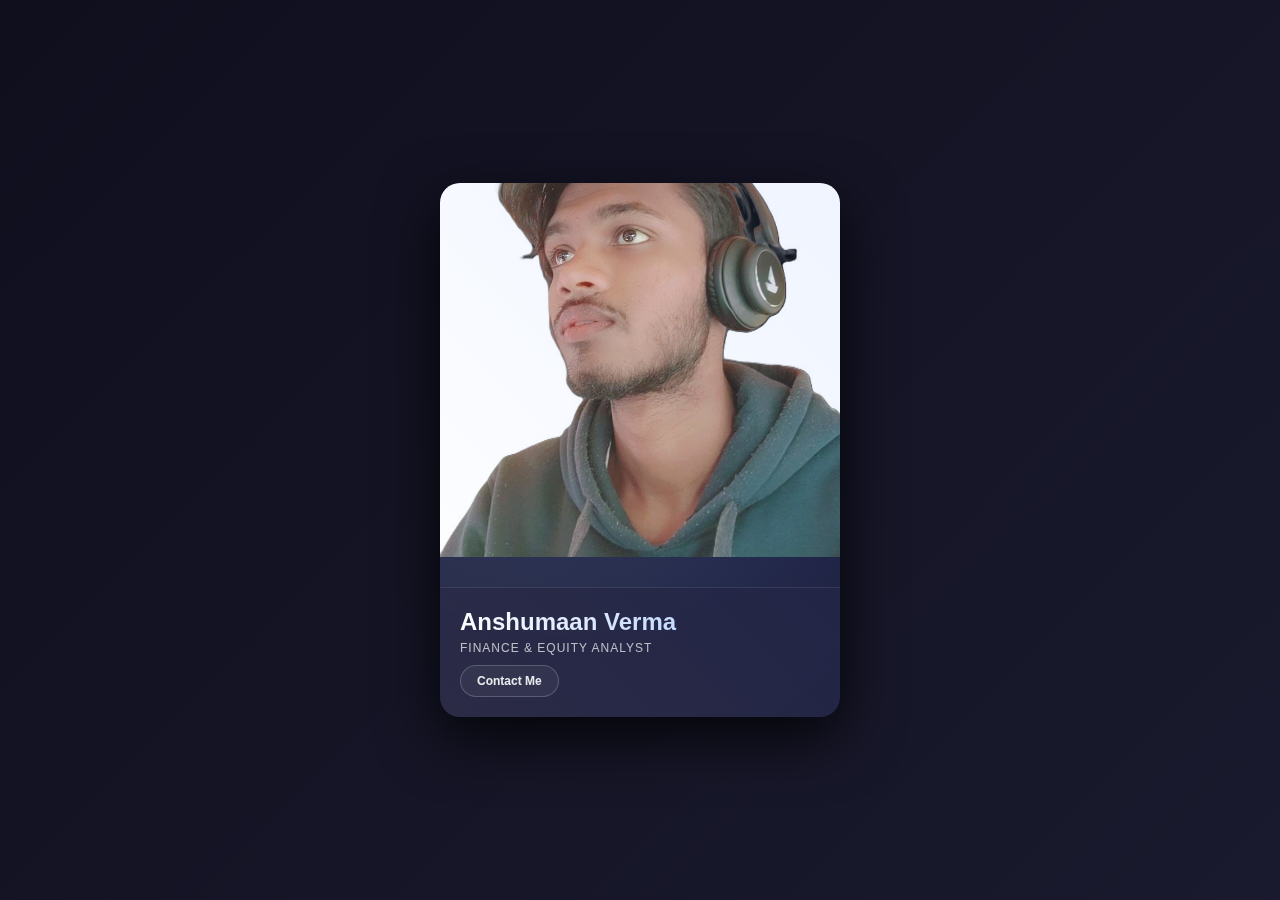
<file: profile-card.html>
<!DOCTYPE html>
<html lang="en">
<head>
    <meta charset="UTF-8">
    <meta name="viewport" content="width=device-width, initial-scale=1.0">
    <title>Interactive Profile Card</title>
    <style>
        * { margin: 0; padding: 0; box-sizing: border-box; }
        body {
            display: flex; align-items: center; justify-content: center;
            min-height: 100vh;
            background: linear-gradient(135deg, #0f0f1e 0%, #1a1a2e 100%);
            font-family: -apple-system, BlinkMacSystemFont, 'Segoe UI', sans-serif;
            padding: 20px;
        }
        .profile-card-container {
            perspective: 1000px; width: 100%; max-width: 400px;
        }
        .profile-card {
            position: relative; width: 100%; aspect-ratio: 9/12;
            background: radial-gradient(circle at 30% 30%, rgba(100, 150, 255, 0.2), rgba(10, 10, 40, 0.9));
            border-radius: 20px; overflow: hidden;
            box-shadow: 0 20px 60px rgba(0, 0, 0, 0.8);
            transition: transform 0.3s ease;
            transform-style: preserve-3d;
        }
        .profile-card.active {
            box-shadow: 0 30px 80px rgba(100, 150, 255, 0.4);
        }
        .profile-card::before {
            content: ''; position: absolute; top: 0; left: 0; right: 0; bottom: 0;
            background: linear-gradient(45deg, rgba(255,255,255,0.1), rgba(100,150,255,0.1));
            pointer-events: none; z-index: 10;
        }
        .profile-image { width: 100%; height: 70%; object-fit: cover; display: block; }
        .profile-info {
            position: absolute; bottom: 0; left: 0; right: 0; padding: 20px;
            background: rgba(20, 20, 50, 0.8);
            backdrop-filter: blur(10px);
            border-top: 1px solid rgba(255, 255, 255, 0.1);
        }
        .profile-name {
            font-size: 24px; font-weight: 700; color: white; margin-bottom: 5px;
            background: linear-gradient(to right, #fff, #a0c4ff);
            -webkit-background-clip: text; -webkit-text-fill-color: transparent;
            background-clip: text;
        }
        .profile-title {
            font-size: 12px; color: rgba(255, 255, 255, 0.7); margin-bottom: 10px;
            text-transform: uppercase; letter-spacing: 1px;
        }
        .profile-contact {
            display: inline-block; padding: 8px 16px;
            border: 1px solid rgba(255, 255, 255, 0.2);
            border-radius: 20px; color: rgba(255, 255, 255, 0.9);
            cursor: pointer; font-size: 12px; font-weight: 600;
            transition: all 0.3s ease; background: rgba(255, 255, 255, 0.05);
        }
        .profile-contact:hover {
            border-color: rgba(255, 255, 255, 0.5);
            background: rgba(100, 150, 255, 0.15);
            transform: translateY(-2px);
        }
        @media (max-width: 600px) {
            .profile-card { max-width: 300px; }
            .profile-name { font-size: 20px; }
            .profile-info { padding: 15px; }
        }
    </style>
</head>
<body>
    <div class="profile-card-container">
        <div class="profile-card" id="profileCard">
            <img src="profile.jpg" alt="Profile" class="profile-image" />
            <div class="profile-info">
                <div class="profile-name">Anshumaan Verma</div>
                <div class="profile-title">Finance & Equity Analyst</div>
                <button class="profile-contact" onclick="handleContact()">Contact Me</button>
            </div>
        </div>
    </div>
    <script>
        const card = document.getElementById('profileCard');
        function handleMouseMove(e) {
            const rect = card.getBoundingClientRect();
            const x = e.clientX - rect.left;
            const y = e.clientY - rect.top;
            const centerX = rect.width / 2;
            const centerY = rect.height / 2;
            const rotateX = (y - centerY) / 10;
            const rotateY = -(x - centerX) / 10;
            card.style.transform = `rotateX(${rotateX}deg) rotateY(${rotateY}deg)`;
            card.classList.add('active');
        }
        function handleMouseLeave() {
            card.style.transform = 'rotateX(0) rotateY(0)';
            card.classList.remove('active');
        }
        function handleContact() {
            alert('Thanks for reaching out! Email: anshumaanverma77@gmail.com');
        }
        card.addEventListener('mousemove', handleMouseMove);
        card.addEventListener('mouseleave', handleMouseLeave);
    </script>
</body>
</html>
</file>
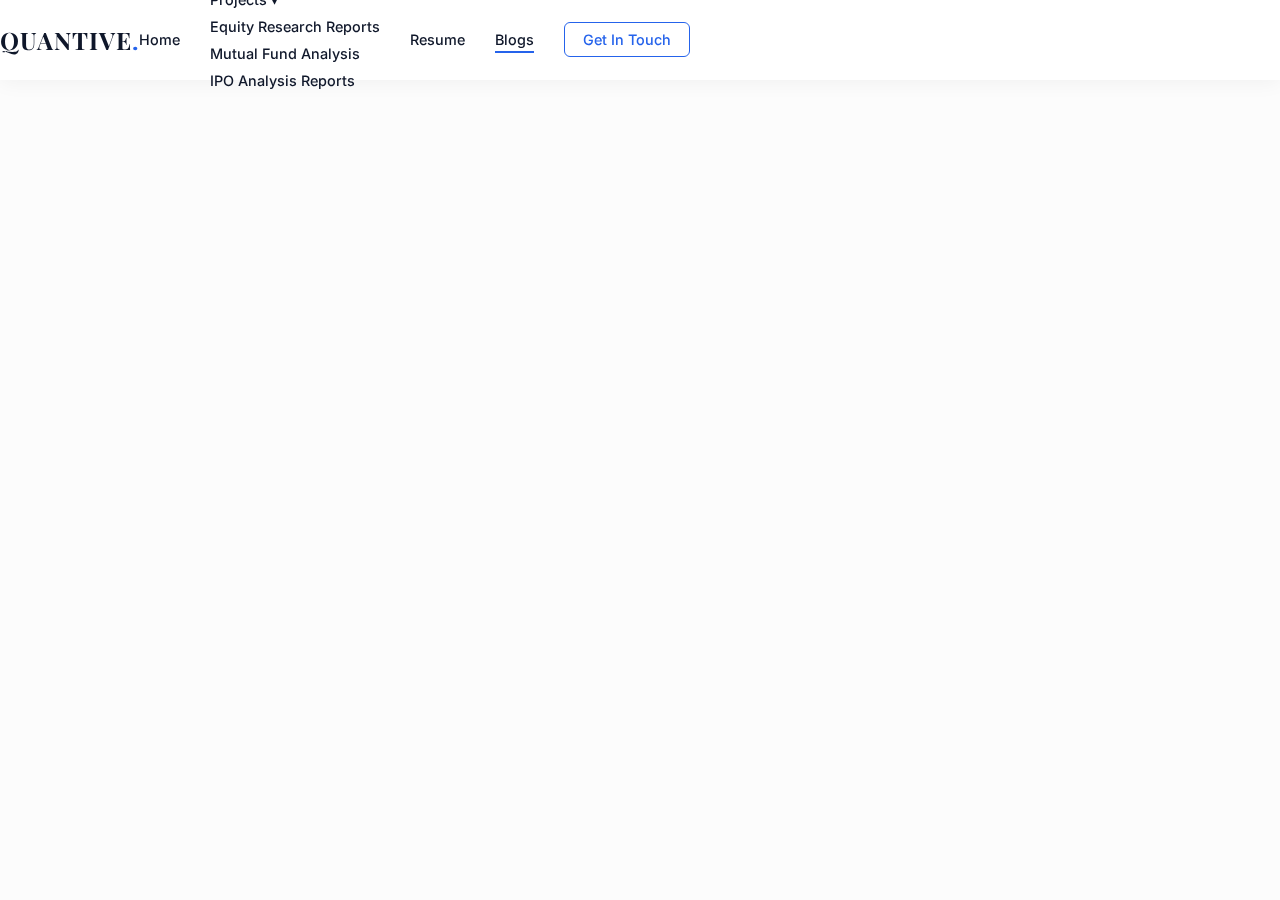
<file: projects.html>
<!DOCTYPE html>
<html lang="en">
<head>
    <meta charset="UTF-8">
    <meta name="viewport" content="width=device-width, initial-scale=1.0">
    <title>Projects | Quantive</title>
    <link rel="stylesheet" href="style.css">
    <link href="https://fonts.googleapis.com/css2?family=Inter:wght@300;400;500;600;700&family=Playfair+Display:wght@700&display=swap" rel="stylesheet">
</head>
<body>

    <header>
        <div class="nav-container">
            <a href="index.html" class="logo">QUANTIVE<span style="color: #2563eb;">.</span></a>
            <div class="hamburger">
                <span class="bar"></span><span class="bar"></span><span class="bar"></span>
            </div>
            <ul class="nav-links">
                <li><a href="index.html">Home</a></li>
                <li class="dropdown">
                    <a href="projects.html" style="cursor: pointer;">Projects ▾</a>
                    <ul class="dropdown-menu">
                        <li><a href="equity-reports.html">Equity Research Reports</a></li>
                        <li><a href="mf-analysis.html">Mutual Fund Analysis</a></li>
                        <li><a href="ipo-analysis.html">IPO Analysis Reports</a></li>
                    </ul>
                </li>
                <li><a href="resume.html">Resume</a></li>
                <li><a href="blog.html" class="active">Blogs</a></li>
                <li><a href="contact.html" class="btn-nav">Get In Touch</a></li>
            </ul>
        </div>
    </header>

    <section class="section-padding" style="padding-top: 150px;">
        <div class="container">
            <div class="section-header fade-in-up">
                <h2 class="section-title">Investment Analysis Portfolio</h2>
                <div class="line"></div>
            </div>

            <div class="category-grid">
                <a href="equity-reports.html" class="category-card fade-in-up delay-1" style="text-decoration: none;">
                    <div class="icon-box">📈</div>
                    <h3>Equity Research Reports</h3>
                    <p style="color: #475569; margin-bottom: 15px;">In-depth valuation models (DCF) and fundamental analysis on listed companies.</p>
                    <span class="card-link">View Models &rarr;</span>
                </a>

                <a href="mf-analysis.html" class="category-card fade-in-up delay-2" style="text-decoration: none;">
                    <div class="icon-box">💰</div>
                    <h3>Mutual Fund Analysis</h3>
                    <p style="color: #475569; margin-bottom: 15px;">Performance review, Sharpe ratios, and holdings breakdown of leading funds.</p>
                    <span class="card-link">View Reviews &rarr;</span>
                </a>

                <a href="ipo-analysis.html" class="category-card fade-in-up delay-3" style="text-decoration: none;">
                    <div class="icon-box">🚀</div>
                    <h3>IPO Analysis Framework</h3>
                    <p style="color: #475569; margin-bottom: 15px;">Methodology for reviewing DRHPs, identifying risks, and valuation insights.</p>
                    <span class="card-link">View Insights &rarr;</span>
                </a>
            </div>
        </div>
    </section>

    <script src="script.js"></script>
</body>
</html>
</file>
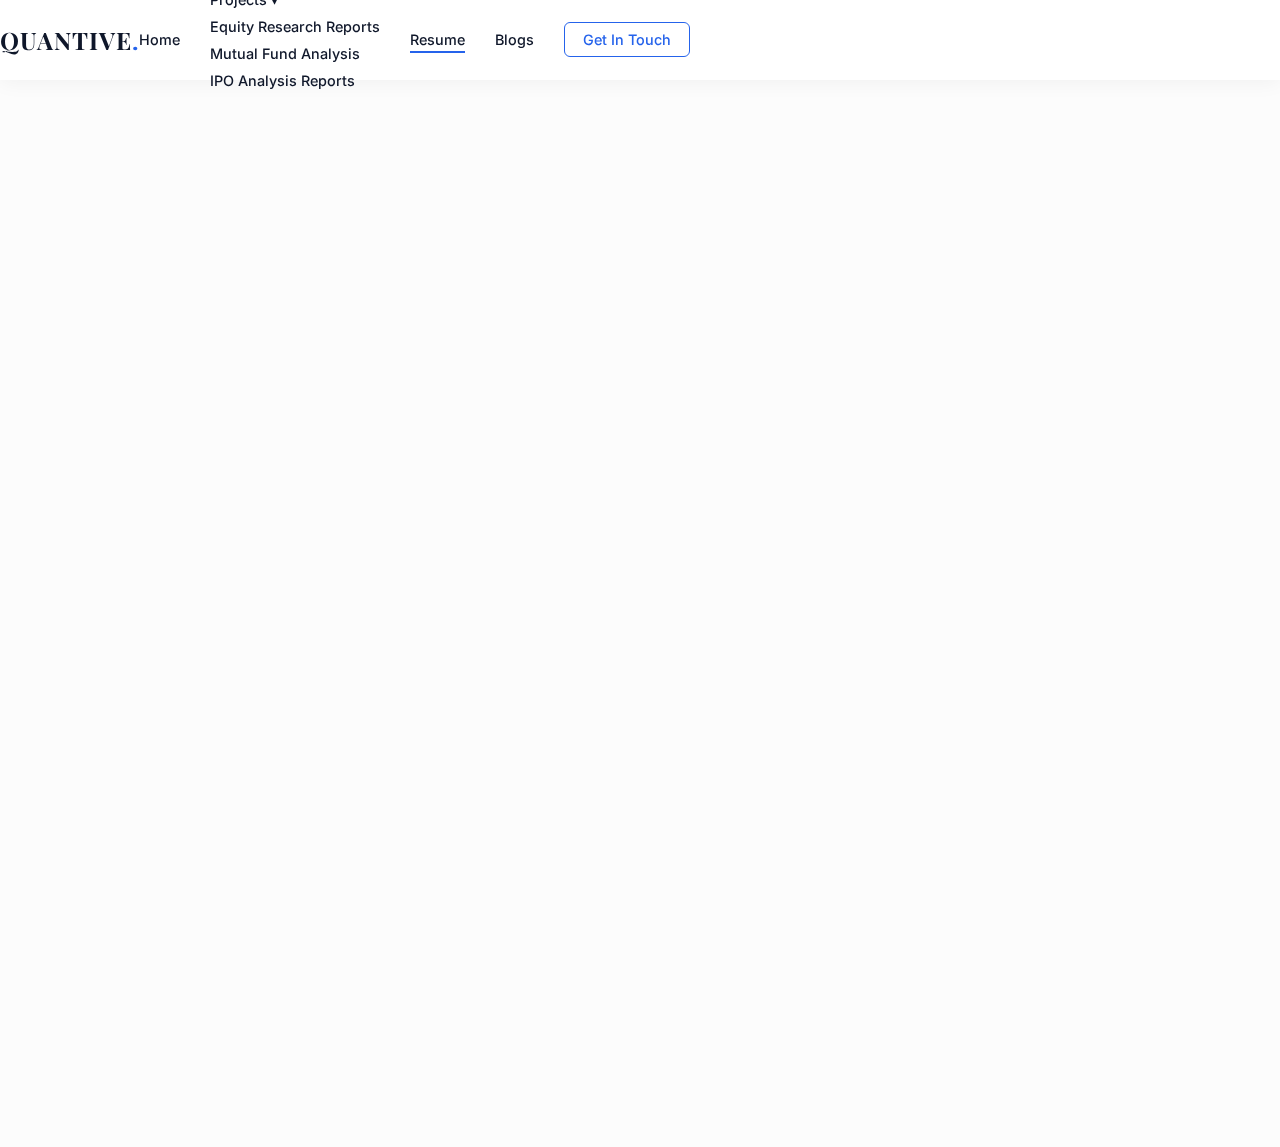
<file: resume.html>
<!DOCTYPE html>
<html lang="en">
<head>
    <meta charset="UTF-8">
    <meta name="viewport" content="width=device-width, initial-scale=1.0">
    <title>Resume | Quantive</title>
    <link rel="stylesheet" href="style.css">
    <link href="https://fonts.googleapis.com/css2?family=Inter:wght@300;400;500;600;700&family=Playfair+Display:wght@700&display=swap" rel="stylesheet">
</head>
<body>

    <header>
        <div class="nav-container">
            <a href="index.html" class="logo">QUANTIVE<span style="color: #2563eb;">.</span></a>
            <div class="hamburger">
                <span class="bar"></span><span class="bar"></span><span class="bar"></span>
            </div>
            <ul class="nav-links">
                <li><a href="index.html">Home</a></li>
                <li class="dropdown">
                    <a href="projects.html" style="cursor: pointer;">Projects ▾</a>
                    <ul class="dropdown-menu">
                        <li><a href="equity-reports.html">Equity Research Reports</a></li>
                        <li><a href="mf-analysis.html">Mutual Fund Analysis</a></li>
                        <li><a href="ipo-analysis.html">IPO Analysis Reports</a></li>
                    </ul>
                </li>
                <li><a href="resume.html" class="active">Resume</a></li>
                <li><a href="blog.html">Blogs</a></li>
                <li><a href="contact.html" class="btn-nav">Get In Touch</a></li>
            </ul>
        </div>
    </header>

    <section class="section-padding" style="padding-top: 150px; min-height: 80vh; display: flex; align-items: center;">
        <div class="container" style="text-align: center;">
            <div class="section-header fade-in-up" style="display: block; margin: 0 auto;">
                <h2 class="section-title">My Resume</h2>
                <div class="line" style="margin: 10px auto;"></div>
            </div>

            <p class="fade-in-up" style="max-width: 600px; margin: 0 auto 40px auto; color: var(--text-gray);">
                Professional experience in Financial Modeling, Equity Research, and Valuation Analysis.
            </p>

            <div class="fade-in-up delay-1">
                <a href="resume.pdf" target="_blank" class="btn btn-primary" style="padding: 15px 40px; font-size: 1.1rem;">
                    Download / View Resume PDF
                </a>
            </div>
            
            <div class="fade-in-up delay-2" style="margin-top: 50px;">
                <iframe src="resume.pdf" width="100%" height="600px" style="border: 1px solid #e2e8f0; border-radius: 12px; box-shadow: var(--shadow-soft);">
                </iframe>
            </div>

        </div>
    </section>

    <script src="script.js"></script>
</body>
</html>
</file>
<file: style.css>
/* --- RESET & VARIABLES --- */
:root {
    --bg-color: #fcfcfc;       
    --card-bg: rgba(255, 255, 255, 0.85);      
    --navy: #0f172a;           
    --primary-blue: #2563eb;   
    --secondary-blue: #1e40af; 
    --text-gray: #475569;      
    --shadow-soft: 0 10px 40px -10px rgba(0,0,0,0.08);
    --shadow-hover: 0 20px 40px -10px rgba(37, 99, 235, 0.15);
}

* { margin: 0; padding: 0; box-sizing: border-box; }

/* --- LIVING BACKGROUND ENGINE --- */
body {
    font-family: 'Inter', sans-serif;
    background-color: var(--bg-color);
    color: var(--text-gray);
    line-height: 1.7;
    overflow-x: hidden;
    position: relative;
    min-height: 100vh;
    z-index: 0;
}

/* --- UTILITIES --- */
.container { width: 85%; max-width: 1200px; margin: 0 auto; }
.section-padding { padding: 100px 0; }
a { text-decoration: none; transition: 0.3s; }
ul { list-style: none; }

/* --- BUTTONS --- */
.btn {
    display: inline-block; padding: 14px 28px; border-radius: 6px;
    font-weight: 600; font-size: 0.9rem; cursor: pointer;
    transition: all 0.3s ease; position: relative; overflow: hidden;
}

.btn-primary {
    background-color: var(--primary-blue); color: #ffffff;
    box-shadow: 0 4px 14px rgba(37, 99, 235, 0.3);
    animation: pulse-blue 3s infinite;
}

@keyframes pulse-blue {
    0% { box-shadow: 0 0 0 0 rgba(37, 99, 235, 0.4); }
    70% { box-shadow: 0 0 0 10px rgba(37, 99, 235, 0); }
    100% { box-shadow: 0 0 0 0 rgba(37, 99, 235, 0); }
}

.btn-primary:hover { background-color: var(--secondary-blue); transform: translateY(-3px); }

.btn-secondary, .btn-outline { border: 1px solid var(--navy); color: var(--navy); margin-left: 20px; }
.btn-outline { margin-left: 0; color: var(--primary-blue); border-color: var(--primary-blue); }

.btn-secondary:hover, .btn-outline:hover { background-color: var(--navy); color: #ffffff; transform: translateY(-3px); }
.btn-outline:hover { background-color: var(--primary-blue); border-color: var(--primary-blue); }

/* --- NAVBAR --- */
header {
    position: fixed; top: 0; width: 100%;
    background: rgba(255, 255, 255, 0.8); backdrop-filter: blur(12px);
    z-index: 1000; height: 80px; display: flex; align-items: center;
    box-shadow: 0 2px 20px rgba(0,0,0,0.05);
}
.nav-container { display: flex; justify-content: space-between; align-items: center; }
.logo { color: var(--navy); font-weight: 700; font-size: 1.5rem; font-family: 'Playfair Display', serif; letter-spacing: 1px; }
.dot { color: var(--primary-blue); }
.nav-links { display: flex; gap: 30px; align-items: center; }
.nav-links a { color: var(--navy); font-weight: 500; font-size: 0.9rem; position: relative; }
.nav-links a::after {
    content: ''; position: absolute; width: 0; height: 2px; bottom: -5px; left: 0;
    background-color: var(--primary-blue); transition: width 0.3s;
}
.nav-links a:hover::after, .nav-links a.active::after { width: 100%; }
.btn-nav { border: 1px solid var(--primary-blue); padding: 8px 18px; border-radius: 6px; color: var(--primary-blue) !important; }
.btn-nav:hover { background-color: var(--primary-blue); color: white !important; }
.btn-nav::after { display: none; }

/* --- HERO & SECTIONS --- */
.hero { min-height: 100vh; display: flex; align-items: center; position: relative; padding-top: 80px; background: transparent; }
.hero-grid { display: grid; grid-template-columns: 1.2fr 1fr; gap: 50px; align-items: center; }
.tagline { color: var(--primary-blue); font-family: 'Inter', sans-serif; font-weight: 700; font-size: 0.85rem; letter-spacing: 2px; display: block; margin-bottom: 20px; }
.hero-text h1 { color: var(--navy); font-size: 4rem; font-weight: 700; line-height: 1.1; margin-bottom: 20px; font-family: 'Playfair Display', serif; }
.subtitle { font-size: 1.1rem; color: var(--text-gray); margin-bottom: 40px; }

/* --- IMAGES & CARDS --- */
.profile-hero { width: 350px; height: 450px; object-fit: cover; border-radius: 20px; box-shadow: 20px 20px 0px rgba(37, 99, 235, 0.1); border: 1px solid rgba(0,0,0,0.05); }

.about-card, .project-card, .category-card, .credentials-box {
    background-color: var(--card-bg); padding: 40px; border-radius: 12px;
    box-shadow: var(--shadow-soft); transition: all 0.4s ease;
    border: 1px solid rgba(255,255,255,0.5); backdrop-filter: blur(5px);
    animation: float-card 6s ease-in-out infinite;
}
.project-card:nth-child(even) { animation-delay: 1s; }
.category-card:nth-child(even) { animation-delay: 1.5s; }

@keyframes float-card {
    0% { transform: translateY(0px); } 50% { transform: translateY(-6px); } 100% { transform: translateY(0px); }
}
.project-card:hover, .category-card:hover, .about-card:hover {
    transform: translateY(-12px) scale(1.01); box-shadow: var(--shadow-hover); border-color: var(--primary-blue); animation-play-state: paused;
}
.project-card { display: flex; flex-direction: column; position: relative; margin-bottom: 30px; }
.about-grid { display: grid; grid-template-columns: 1fr 2fr; gap: 50px; align-items: center; }
.about-img { width: 100%; border-radius: 12px; box-shadow: var(--shadow-soft); object-fit: cover; }

/* --- TYPOGRAPHY --- */
.section-header { display: flex; align-items: center; margin-bottom: 50px; }
.section-title { font-size: 2rem; color: var(--navy); font-family: 'Playfair Display', serif; margin-right: 20px; }
.line { height: 2px; background-color: var(--primary-blue); flex-grow: 1; max-width: 100px; opacity: 0.5; }
.card-status { position: absolute; top: 20px; right: 20px; background: rgba(37, 99, 235, 0.1); color: var(--primary-blue); padding: 6px 16px; border-radius: 20px; font-size: 0.75rem; font-weight: 700; text-transform: uppercase; }
.metrics-grid { display: grid; grid-template-columns: repeat(4, 1fr); gap: 20px; margin-top: 30px; padding-top: 25px; border-top: 1px solid #e2e8f0; }
.metric .label { display: block; font-size: 0.75rem; font-family: monospace; color: var(--text-gray); text-transform: uppercase; margin-bottom: 5px;}
.metric .value { color: var(--navy); font-weight: 700; font-size: 1.25rem; }
.highlight-red { color: #ef4444; }

/* --- PROJECT HUB --- */
.category-grid { display: grid; grid-template-columns: repeat(auto-fit, minmax(300px, 1fr)); gap: 30px; margin-top: 50px; }
.icon-box { margin: 0 auto; width: 60px; height: 60px; display: flex; align-items: center; justify-content: center; border-radius: 50%; background: rgba(37, 99, 235, 0.05); margin-bottom: 20px; }

/* --- PAGE HEADERS --- */
.page-header { text-align: center; background: transparent; position: relative; z-index: 1; }
.page-title { font-size: 3rem; color: var(--navy); font-family: 'Playfair Display', serif; margin-bottom: 15px; }

/* --- FOOTER --- */
footer { text-align: center; padding: 60px 0; background-color: rgba(255,255,255,0.6); backdrop-filter: blur(5px); border-top: 1px solid #e2e8f0; margin-top: 50px; }
.footer-brand h2 { color: var(--navy); font-family: 'Playfair Display', serif; }
.social-links { margin: 25px 0; }
.social-links a { color: var(--text-gray); margin: 0 15px; font-size: 0.95rem; }
.social-links a:hover { color: var(--primary-blue); }

/* --- ANIMATION CLASSES --- */
.fade-in-down { opacity: 0; transform: translateY(-20px); animation: fadeInDown 0.8s forwards; }
@keyframes fadeInDown { to { opacity: 1; transform: translateY(0); } }
.fade-in-up { opacity: 0; transform: translateY(30px); animation: fadeInUp 0.8s forwards; }
@keyframes fadeInUp { to { opacity: 1; transform: translateY(0); } }
.delay-1 { animation-delay: 0.2s; } .delay-2 { animation-delay: 0.4s; } .delay-3 { animation-delay: 0.6s; }
.float-animation { animation: float 6s ease-in-out infinite; }
@keyframes float { 0% { transform: translateY(0px); } 50% { transform: translateY(-10px); } 100% { transform: translateY(0px); } }
.experience-badge { position: absolute; bottom: -20px; left: -20px; background: white; padding: 15px 25px; border-radius: 12px; box-shadow: var(--shadow-soft); display: flex; flexDirection: column; alignItems: center; border-left: 4px solid var(--primary-blue); animation: float 4s ease-in-out infinite; min-width: 150px; }
.experience-badge .number { font-weight: 800; font-size: 1.1rem; color: var(--navy); }
.experience-badge .text { font-size: 0.8rem; color: var(--text-gray); text-transform: uppercase; }
.reveal { opacity: 0; transform: translateY(50px); transition: all 0.8s ease-out; }
.reveal.active { opacity: 1; transform: translateY(0); }

/* --- MOBILE RESPONSIVE FIX (Final) --- */
@media (max-width: 900px) {
    header { height: auto; padding: 15px 0; background: rgba(255, 255, 255, 0.95); }
    .nav-container { flex-direction: column; gap: 15px; }
    .nav-links { display: flex; flex-wrap: wrap; justify-content: center; gap: 15px; width: 100%; }
    .nav-links a { font-size: 0.85rem; color: var(--navy); }
    .btn-nav { margin-top: 5px; }
    .hero-grid, .metrics-grid { grid-template-columns: 1fr; text-align: center; }
    .hero-image-container, .about-visual { margin-top: 40px; display: flex; justify-content: center; }
    .hero h1 { font-size: 2.5rem; }
    .hero { padding-top: 140px; }
    .page-header { padding-top: 160px !important; }
    
    /* Contact Page Specific Fix */
    .about-grid { 
        grid-template-columns: 1fr !important;
        gap: 20px; 
        padding: 0 10px;
    }
}
</file>
